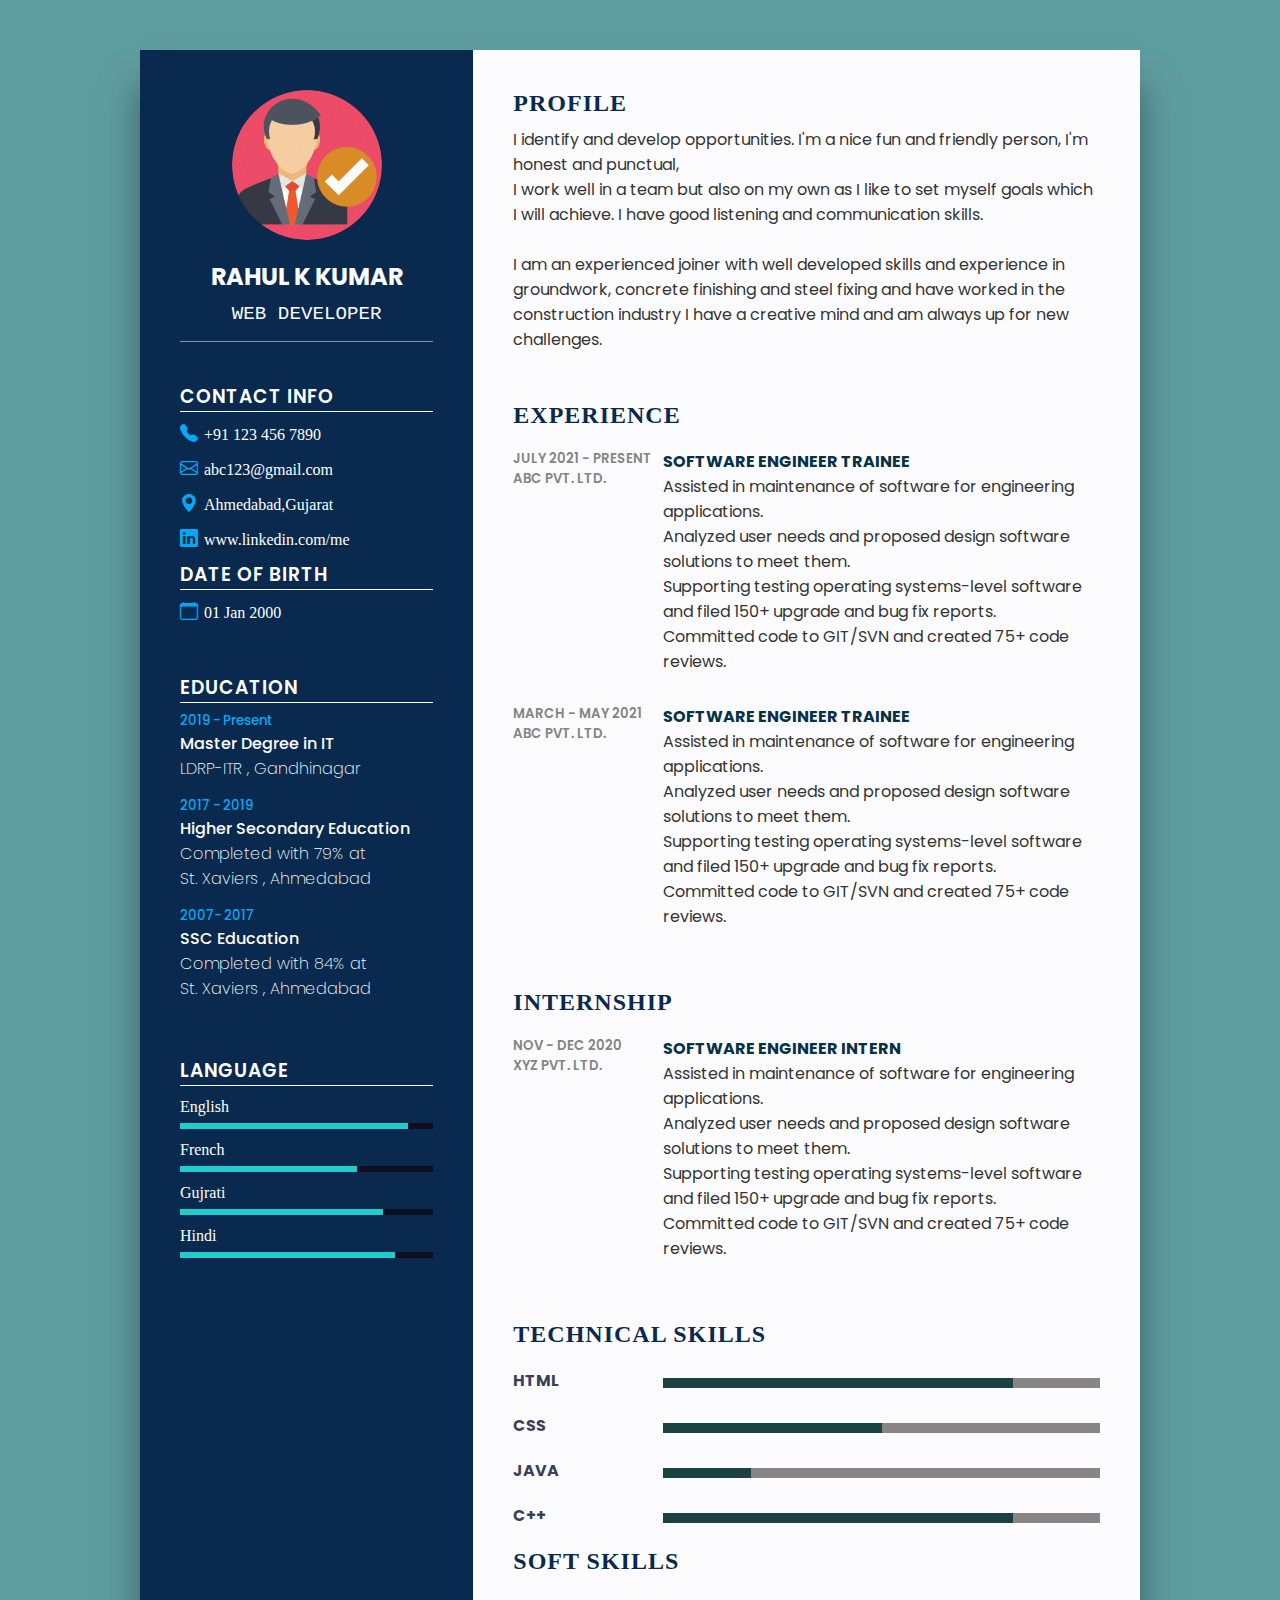
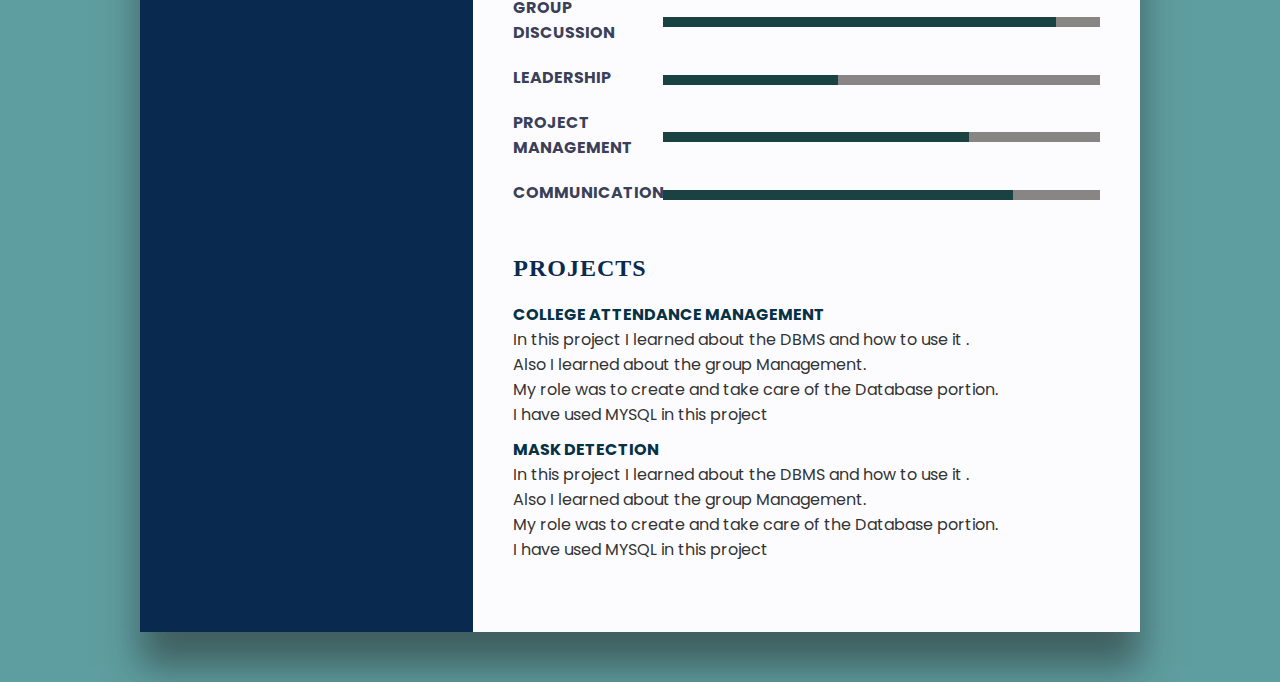
<file: templates/template1.html>
<!DOCTYPE HTML>
<html>
    <head>
        <meta name="viewport"content="width=width-device,initial scale=1.0">
        <link rel="stylesheet" href="https://cdn.jsdelivr.net/npm/bootstrap-icons@1.7.2/font/bootstrap-icons.css">
        <title>Resume Template 1</title>
        <link rel="stylesheet" type="text/css" href="../static/css/style1.css">
   </head>
   <body>
       <div class="container">
           <div class="left-side">
               <div class="profile">
                   <div class="imag">
                       <img src="../static/images/profile.png">
                   </div>
                   <h2>Rahul K Kumar<br><!--Name-->
                   <span>Web Developer</span></h2><!--Sprecialist-->
               </div>
                <div class="contact">
                <h3 class="title">Contact Info</h3>
                <ul>
                    <li>
                        <span class="icon"><i class="bi bi-telephone-fill"></i></span>
                        <span class="text">+91 123 456 7890</span>
                    </li>
                    
                    <li>
                        <span class="icon"><i class="bi bi-envelope"></i></span>
                        <a href="abc123@gmail.com"><span class="text">abc123@gmail.com</span></a>
                    </li>
                    
                    <li>
                        <span class="icon"><i class="bi bi-geo-alt-fill"></i></span>
                        <span class="text">Ahmedabad,Gujarat</span>
                    </li>
                    
                    <li><span class="icon"><i class="bi bi-linkedin"></i></span>
                        <a href="www.linkedin.com/me"><span class="text">www.linkedin.com/me</span></a>
                    </li>
                    <h3 class="title">Date Of Birth</h3>
                    <li>
                        <span class="icon"><i class="bi bi-calendar"></i></span>
                        <span class="text">01 Jan 2000</span>
                    </li>
                </ul>   
                </div>
                <!--Education-->
                <div class="contact edu">
                    <h3 class="title">Education</h3>
                    <ul>
                        <li>
                            <h5>2019 - Present</h5><!--Year of Study-->
                            <h4>Master Degree in IT</h4><!--Degree & Field-->
                            <h4>LDRP-ITR , Gandhinagar</h4><!--Univ Name-->
                        </li>
                        
                        <li>
                            <h5>2017 - 2019</h5><!--Year of Study-->
                            <h4>Higher Secondary Education</h4><!--12th-->
                            <h4>Completed with 79% at</h4>
                            <h4>St. Xaviers , Ahmedabad</h4><!--Univ Name-->
                        </li>
                        
                        <li>
                            <h5>2007- 2017</h5><!--Year of Study-->
                            <h4>SSC Education</h4><!--10th-->
                            <h4>Completed with 84% at</h4><!--Marks-->
                            <h4>St. Xaviers , Ahmedabad</h4><!--Univ Name-->
                        
                        </li>
                        
                    </ul>   
                    </div>
                    <div class="contact lang">
                        <h3 class="title">Language</h3>
                        <ul>
                            <li>
                                <span class="text">English</span>
                                <span class="percent">
                                    <div style="width: 90%;"></div>
                                </span>
                            </li>
                            
                            <li>
                                <span class="text">French</span>
                                <span class="percent">
                                    <div style="width: 70%;"></div>
                                </span>
                            </li>
                            
                            <li>
                                <span class="text">Gujrati</span>
                                <span class="percent">
                                    <div style="width: 80%;"></div>
                                </span>
                            </li>
                            
                            <li>
                                <span class="text">Hindi</span>
                                <span class="percent">
                                    <div style="width: 85%;"></div>
                                </span>
                            </li>
                        </ul>
                    </div>    
                </div>

           <div class="right-side">
            <div class="about">
                <!--Profile Description-->
                <h2 class="title2">Profile</h2>
                <p>
                    I identify and develop opportunities. I'm a nice fun and friendly person, I'm honest and punctual, 
                    <br>I work well in a team but also on my own as I like to set myself goals which I will achieve.
                    I have good listening and communication skills. <br><br>I am an experienced joiner with well developed skills 
                     and experience in groundwork, concrete finishing and 
                     steel fixing and have worked in the construction industry 
                    I have a creative mind and am always up for new challenges.</p>
            </div>
            <div class="about">
                
                <h2 class="title2">Experience</h2><!--Year,Company Name Role and Desc.-->
                <div class="box">
                    <div class="exp">
                        <h5>July 2021 - Present</h5>
                        <h5>ABC Pvt. Ltd.</h5>
                    </div>
                    <div class="text">
                        <h4>Software Engineer Trainee</h4>
                        <p>Assisted in maintenance of software for engineering applications.<br>
                            Analyzed user needs and proposed design software solutions to meet them.<br>
                            Supporting testing operating systems-level software and filed 150+ upgrade and bug fix reports.
                            <br>Committed code to GIT/SVN and created 75+ code reviews.
                        </p>
                    </div>
                </div>
                
                <div class="box">
                    <div class="exp">
                        <h5>March  - May 2021</h5>
                        <h5>ABC Pvt. Ltd.</h5>
                    </div>
                    <div class="text">
                        <h4>Software Engineer Trainee</h4>
                        <p>Assisted in maintenance of software for engineering applications.<br>
                            Analyzed user needs and proposed design software solutions to meet them.<br>
                            Supporting testing operating systems-level software and filed 150+ upgrade and bug fix reports.
                            <br>Committed code to GIT/SVN and created 75+ code reviews.
                        </p>
                    </div>
                </div>     
            </div>
            <div class="about">
            <h2 class="title2">Internship</h2><!--Intern.-->
                <div class="box">
                    <div class="exp">
                        <h5>Nov  - Dec 2020</h5>
                        <h5>Xyz Pvt. Ltd.</h5>
                    </div>
                    <div class="text">
                        <h4>Software Engineer Intern</h4>
                        <p>Assisted in maintenance of software for engineering applications.<br>
                            Analyzed user needs and proposed design software solutions to meet them.<br>
                            Supporting testing operating systems-level software and filed 150+ upgrade and bug fix reports.
                            <br>Committed code to GIT/SVN and created 75+ code reviews.
                        </p>
                    </div>
                </div>
            </div>
            
            <div class="about skills">
                <h2 class="title2">Technical Skills</h2><!--Skills.-->
                <div class="box">
                    <h4>HTML</h4>
                    <div class="percent"> 
                        <div style="width: 80%;"></div>
                    </div>
                </div>
                <div class="box">
                    <h4>CSS</h4>
                    <div class="percent"> <div style="width: 50%;"></div></div>
                </div>
                <div class="box">
                    <h4>Java</h4>
                    <div class="percent"> <div style="width: 20%;"></div></div>
                </div>
                <div class="box">
                    <h4>C++</h4>
                    <div class="percent"> <div style="width: 80%;"></div></div>
                </div>
            
                <h2 class="title2">Soft Skills</h2><!--Soft Skills.-->
                <div class="box">
                    <h4>Group Discussion</h4>
                    <div class="percent"> 
                        <div style="width: 90%;"></div>
                    </div>
                </div>
                <div class="box">
                    <h4>Leadership</h4>
                    <div class="percent"> <div style="width: 40%;"></div></div>
                </div>
                <div class="box">
                    <h4>Project Management</h4>
                    <div class="percent"> <div style="width: 70%;"></div></div>
                </div>
                <div class="box">
                    <h4>Communication</h4>
                    <div class="percent"> <div style="width: 80%;"></div></div>
                </div>
            </div>  
            <div class="about projects">
                <h2 class="title2">Projects</h2>
                <div class="box">
                    <div class="text">
                    <h4>College Attendance Management</h4>
                    <p>In this project I learned about the DBMS and how to use it .<br>
                        Also I learned about the group Management.<br>
                        My role was to create and take care of the Database portion.
                        <br>I have used MYSQL in this project
                    </p>
                    <h4>Mask Detection</h4>
                    <p>In this project I learned about the DBMS and how to use it .<br>
                        Also I learned about the group Management.<br>
                        My role was to create and take care of the Database portion.
                        <br>I have used MYSQL in this project
                    </p>
                    </div>
                   
                
            </div>
                
            </div>
        </div>
       </div>
   </body>     
</html>
</file>
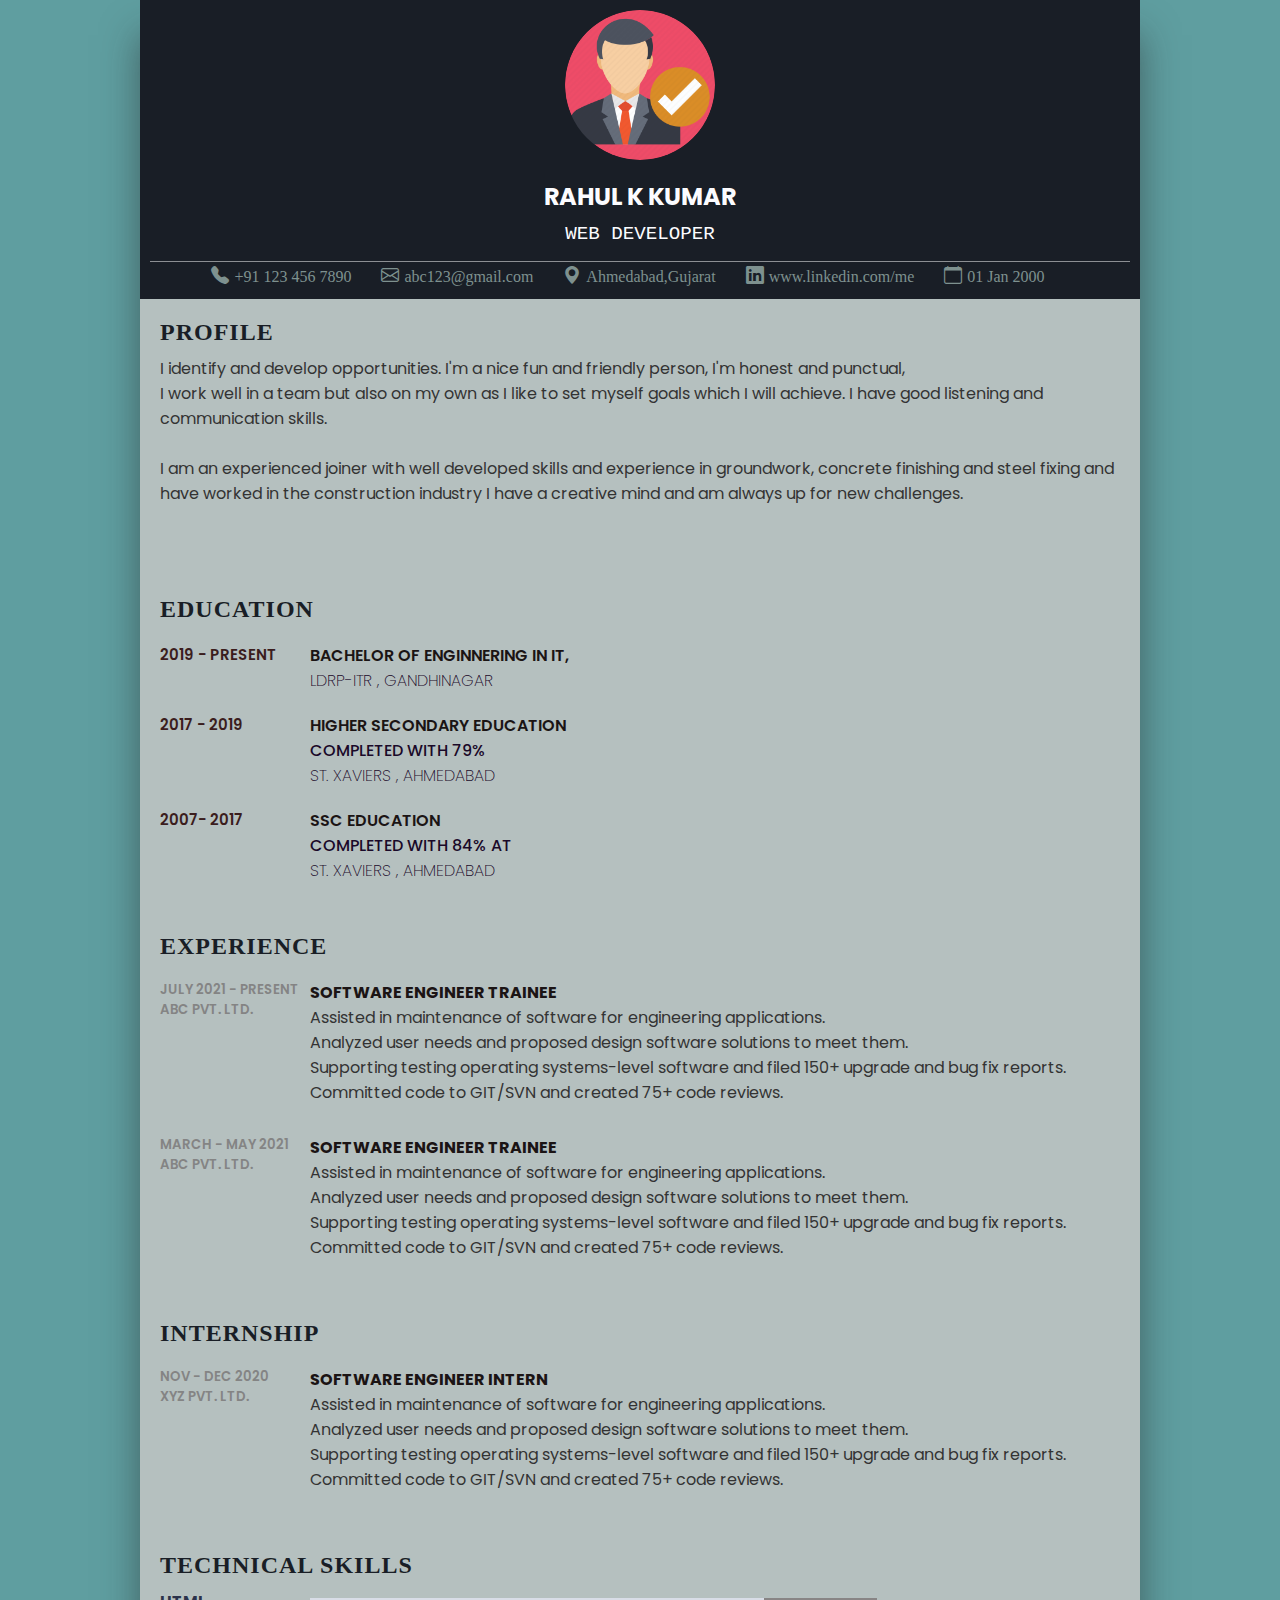
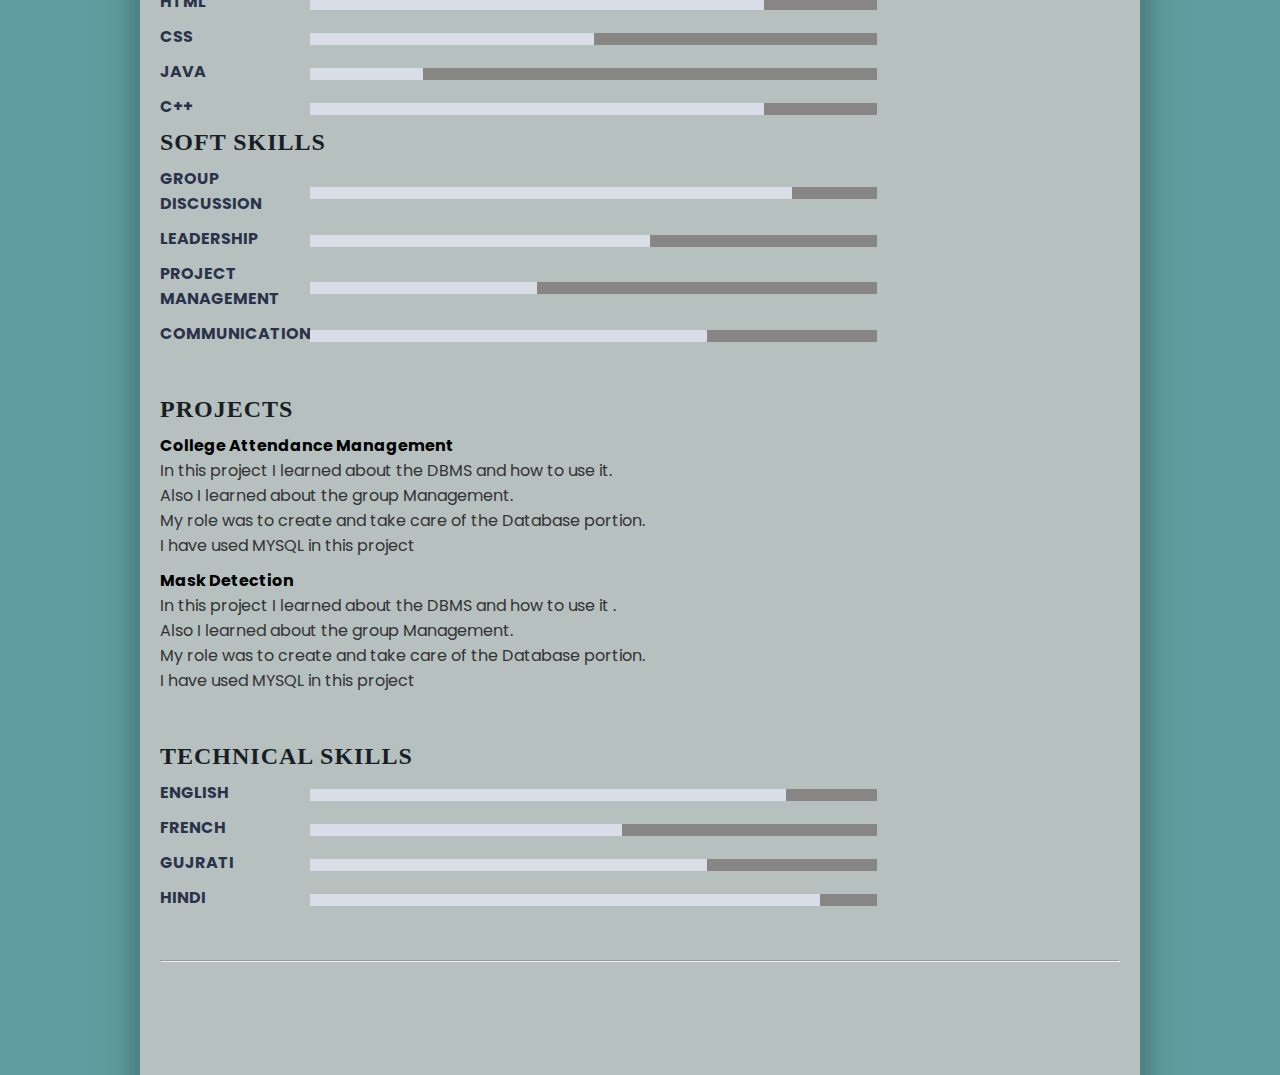
<file: templates/template2.html>
<!DOCTYPE HTML>
<html>
    <head>
        <meta name="viewport"content="width=width-device,initial scale=1.0">
        <link rel="stylesheet" href="https://cdn.jsdelivr.net/npm/bootstrap-icons@1.7.2/font/bootstrap-icons.css">
        <title>Resume Template 1</title>
        <link rel="stylesheet" type="text/css" href="../static/css/style1.css">
   </head>
   <body>
       <div class="container1">
           <div class="upper-side">
               <div class="profile">
                   <div class="imag">
                       <img src="../static/images/profile.png">
                   </div>
                   <h2>Rahul K Kumar<br><!--Name-->
                   <span>Web Developer</span></h2><!--Sprecialist-->

                </div>
               <ul>
                <li>
                    <span class="icon"><i class="bi bi-telephone-fill"></i></span>
                    <span class="text">+91 123 456 7890</span>
                </li>
                
                <li>
                    <span class="icon"><i class="bi bi-envelope"></i></span>
                    <a href="abc123@gmail.com"><span class="text">abc123@gmail.com</span></a>
                </li>
                
                <li>
                    <span class="icon"><i class="bi bi-geo-alt-fill"></i></span>
                    <span class="text">Ahmedabad,Gujarat</span>
                </li>
                
                <li><span class="icon"><i class="bi bi-linkedin"></i></span>
                    <a href="www.linkedin.com/me"><span class="text">www.linkedin.com/me</span></a>
                </li>
                <li>
                    <span class="icon"><i class="bi bi-calendar"></i></span>
                    <span class="text">01 Jan 2000</span>
                </li>
               </ul>
            </div>

            <div class="lower-side">      
                
                <div class="about">
                    <!--Profile Description-->
                    <h2 class="title3">Profile</h2>
                    <p>
                        I identify and develop opportunities. I'm a nice fun and friendly person, I'm honest and punctual, 
                        <br>I work well in a team but also on my own as I like to set myself goals which I will achieve.
                        I have good listening and communication skills. <br><br>I am an experienced joiner with well developed skills 
                         and experience in groundwork, concrete finishing and 
                         steel fixing and have worked in the construction industry 
                        I have a creative mind and am always up for new challenges.</p>
                </div>


                <div class="about contact edu">
                    <h2 class="title3">Education</h2><!--Year,Company Name Role and Desc.-->
                    <div class="box">
                        <div class="exp">
                            <h5>2019 - Present</h5>
                        </div>
                        <div class="text1">
                            <h4>Bachelor of Enginnering in IT,</h4><h4>
                            <h4>LDRP-ITR , Gandhinagar</h4>
                        </div>
                    </div>

                    <div class="box">
                        <div class="exp">
                            <h5>2017 - 2019</h5>
                        </div>
                        <div class="text1">
                            <h4>Higher Secondary Education</h4>
                            <h4>Completed with 79%</h4>
                            <h4>St. Xaviers , Ahmedabad</h4>
                        </div>
                    </div>
                    <div class="box">
                        <div class="exp">
                            <h5>2007- 2017</h5>
                        </div>
                        <div class="text1">
                            <h4>SSC Education</h4><!--10th-->
                            <h4>Completed with 84% at</h4><!--Marks-->
                            <h4>St. Xaviers , Ahmedabad</h4><!--Univ Name-->
                        </div>
                    </div>
                    
                </div>       

                

                <div class="about">
                    <h2 class="title3">Experience</h2><!--Year,Company Name Role and Desc.-->
                    <div class="box">
                        <div class="exp">
                            <h5>July 2021 - Present</h5>
                            <h5>ABC Pvt. Ltd.</h5>
                        </div>
                        <div class="text1">
                            <h4>Software Engineer Trainee</h4>
                            <p>Assisted in maintenance of software for engineering applications.<br>
                                Analyzed user needs and proposed design software solutions to meet them.<br>
                                Supporting testing operating systems-level software and filed 150+ upgrade and bug fix reports.
                                <br>Committed code to GIT/SVN and created 75+ code reviews.
                            </p>
                        </div>
                    </div>
                    
                    <div class="box">
                        <div class="exp">
                            <h5>March  - May 2021</h5>
                            <h5>ABC Pvt. Ltd.</h5>
                        </div>
                        <div class="text1">
                            <h4>Software Engineer Trainee</h4>
                            <p>Assisted in maintenance of software for engineering applications.<br>
                                Analyzed user needs and proposed design software solutions to meet them.<br>
                                Supporting testing operating systems-level software and filed 150+ upgrade and bug fix reports.
                                <br>Committed code to GIT/SVN and created 75+ code reviews.
                            </p>
                        </div>
                    </div>     
                </div>

                <div class="about">
                 <h2 class="title3">Internship</h2><!--Intern.-->
                    <div class="box">
                        <div class="exp">
                            <h5>Nov  - Dec 2020</h5>
                            <h5>Xyz Pvt. Ltd.</h5>
                        </div>
                        <div class="text1">
                            <h4>Software Engineer Intern</h4>
                            <p>Assisted in maintenance of software for engineering applications.<br>
                                Analyzed user needs and proposed design software solutions to meet them.<br>
                                Supporting testing operating systems-level software and filed 150+ upgrade and bug fix reports.
                                <br>Committed code to GIT/SVN and created 75+ code reviews.
                            </p>
                        </div>
                    </div>
                </div>

                <div class="about skills">
                    <h2 class="title3">Technical Skills</h2><!--Skills.-->
                    <div class="box2">
                        <h4>HTML</h4>
                        <div class="percent"> 
                            <div style="width: 80%;"></div>
                        </div>
                    </div>
                    <div class="box2">
                        <h4>CSS</h4>
                        <div class="percent"> <div style="width: 50%;"></div></div>
                    </div>
                    <div class="box2">
                        <h4>Java</h4>
                        <div class="percent"> <div style="width: 20%;"></div></div>
                    </div>
                    <div class="box2">
                        <h4>C++</h4>
                        <div class="percent"> <div style="width: 80%;"></div></div>
                    </div>

                    <h2 class="title3">Soft Skills</h2><!--Skills.-->
                    <div class="box2">
                        <h4>Group Discussion</h4>
                        <div class="percent"> 
                            <div style="width: 85%;"></div>
                        </div>
                    </div>
                    <div class="box2">
                        <h4>Leadership</h4>
                        <div class="percent"> <div style="width: 60%;"></div></div>
                    </div>
                    <div class="box2">
                        <h4>Project Management</h4>
                        <div class="percent"> <div style="width: 40%;"></div></div>
                    </div>
                    <div class="box2">
                        <h4>Communication</h4>
                        <div class="percent"> <div style="width: 70%;"></div></div>
                    </div>
                </div>
          

            <div class="about project">
                <h2 class="title3">Projects</h2>
                <div class="box1">
                    <div class="text1">
                    <h4>College Attendance Management</h4>
                    <p>In this project I learned about the DBMS and how to use it.<br>
                        Also I learned about the group Management.<br>
                        My role was to create and take care of the Database portion.
                        <br>I have used MYSQL in this project
                    </p>
                    <h4>Mask Detection</h4>
                    <p>In this project I learned about the DBMS and how to use it .<br>
                        Also I learned about the group Management.<br>
                        My role was to create and take care of the Database portion.
                        <br>I have used MYSQL in this project
                    </p>
                    </div>
                 </div>
            </div>
            <div class="about skills">
                <h2 class="title3">Technical Skills</h2><!--Skills.-->
                <div class="box2">
                    <h4>English</h4>
                    <div class="percent"> 
                        <div style="width: 84%;"></div>
                    </div>
                </div>
                <div class="box2">
                    <h4>French</h4>
                    <div class="percent"> <div style="width: 55%;"></div></div>
                </div>
                <div class="box2">
                    <h4>Gujrati</h4>
                    <div class="percent"> <div style="width: 70%;"></div></div>
                </div>
                <div class="box2">
                    <h4>Hindi</h4>
                    <div class="percent"> <div style="width: 90%;"></div></div>
                </div>
            </div>
      <hr>
            
            </div>
        </div>
   </body>     
</html>
</file>
<file: static/css/style1.css>
@import url('https://fonts.googleapis.com/css2?family=Poppins:ital,wght@0,100;0,200;0,300;0,400;1,100;1,200;1,300&display=swap');
*{
    margin:0;
    padding: 0;
    box-sizing:border-box;
    font-family: 'Poppins',sans-serif;
}
body{
    background: cadetblue;
    display:flex;
    justify-content: center;
    min-height: 100vh;
    align-items:center;
    
}
.container{
position: relative;
width: 100%;
max-width: 1000px;
min-height: 1000px;
margin:50px;
background: #fff;
display: grid;
grid-template-columns: 1fr 2fr;
box-shadow:0 35px 35px rgba(34, 33, 33, 0.5);
}
/*Left Side*/
.container .left-side
{
    position: relative;
    background: #092a4e;
    padding: 40px;
}
.profile{

    position: relative;
    display: flex;
    flex-direction: column;
    align-items: center;
    padding-bottom: 10px;
    border-bottom: 1px solid rgba(255, 255, 255,0.5);
}
.profile .imag{
position: relative;
width: 150px;
height:150px;
border-radius: 50%;
overflow: hidden;
}
.profile .imag img{
    position: absolute;
    left:0;
    top:0;
    width:100%;
    height:100%;
    object-fit: cover;
}
.profile h2{
    color: rgb(252, 252, 255);
    text-transform: uppercase;
    text-align: center;
    font-size: 1.5em;
    margin-top: 20px;
    font-weight: 600x;
    line-height: 1.4em;
}

.profile h2 span{
    font-size: 0.8em;
    font-weight: 200;
    font-family:monospace,monospace;
}
.contact{
padding-top: 40px;
}
.title
{
    color:#fff;
    text-transform: uppercase;
    font-weight: 600;
    letter-spacing: 1px;
    border-bottom: 1px solid rgba(255, 255, 255);
}
.contact ul{
    position: relative;
}
.contact ul li{
    position: relative;
    list-style: none;
    margin:8px 0; 
    cursor:pointter;
}
.contact ul li .icon{
display: inline-block;
width: 20px;
color:#03a9f4;
font-size: 18px;
}
.contact ul li span{
    font-family:'Times New Roman', Times, serif;
    font-display:swap;
    font-weight:300;
    font-style:normal;
    color: #fff;
    
}
.contact.edu li{
    margin-bottom: 15px;
}
.contact.edu h5{
    color:#03a9f4;
    font-weight: 500;
}
.contact.edu h4:nth-child(2){

    color:#fff;
    font-weight: 500;
}
.contact.edu h4{

    color:#fff;
    font-weight: 250;
}
.contact.lang .percent{
width:100%;
height: 6px;
position: relative;
background-color: rgb(11, 15, 31);
display: block;
margin-top: 4px;
}
.contact.lang .percent div{
    position: absolute;
    top: 0;
    left:0;
    height: 100%;
    background : rgb(35, 204, 204);
}

/*Right Side*/
.container .right-side
{
    position: relative;
    background: rgb(252, 252, 255);
    padding: 40px;
}
.about
{
    margin-bottom: 50px;
}
.about:last-child{
    margin-bottom: 0;
}
.title2{
    color:#092a4e;
    text-transform: uppercase;
    letter-spacing: 1px;
    margin-bottom: 10px;
    font-family:'Times New Roman', Times;
}
p{
    color:#333;
    margin-bottom: 10px;
}
.about .box{
    display: flex;
    flex-direction: row;
    margin:20px 0;
}
.about .box .exp{
    min-width: 150px;
}
.about .box .exp h5{
    text-transform: uppercase;
    color: #848484;
    font-weight: 600;
}
.about .box .text{
    font-family: monospace;
}
.about .box .text h4{
text-transform: uppercase;
color:#063246;
font-size: 16px;
}
.skills .box{
    position: relative;
    width:100%;
    display: grid;
    grid-template-columns: 150px 1fr;
    justify-content: center;
    align-items: center;
}
.skills .box h4{
    text-transform: uppercase;
    color:#050b2bcb;
    font-size:16px ;
}
.skills .box .percent{
    position: relative;
    width: 100%;
    height: 10px;
    background-color: rgb(136, 133, 133);
    display: block;
    margin-top: 4px;
}
.skills .box .percent div
  {
    position: absolute;
    top: 0;
    left:0;
    height: 100%;
    background : rgb(27, 66, 66);
  }  
  
  @media(max-width:1000px) {
      .container
      {margin:10px ;
        grid-template-columns: repeat(1,2fr);
    }
    .container1
      {margin:10px ;
        grid-template-columns: repeat(1,2fr);
    }
    .container3
      {margin:0px ;
        grid-template-columns: repeat(1,2fr);
    }
    .upper-side ul{
    display: block;
    list-style-type: disc;
    margin-block-start: 1em;
    margin-block-end: 1em;
    
    margin-inline-start: 0px;
    margin-inline-end: 0px;
    padding-inline-start: 40px;
    }
   
      
  }
  @media(max-width:600px){

    
    .about .box{
        flex-direction: column;
    }
    .about .box .exp{
        min-width: 150px;
        margin-bottom: 5px;
    }
  } 
  /*tEMPLATE 2*/
  body .bd{
    background:#f2f5fa;
    display:flex;
    justify-content: center;
    min-height: 100vh;
    align-items:center;
}
  .container1{
    position: relative;
    width: 100%;
    max-width: 1000px;
    height: 10%;
    background: #bac2cf;
    display: grid;
    grid-template-rows: 1fr 8fr;
    box-shadow:0 35px 35px rgba(34, 33, 33, 0.5);
    }
.container1 .upper-side
{
    position: relative;
    background: #191e26;
    padding: 10px;
}   
.upper-side ul{
    position: relative;
    text-align: center;
}
.upper-side ul li{
    position: relative;
    display: inline;
    margin-right:25px;
    align-items: center;
    list-style: none; 
    cursor:pointer;
}
.upper-side ul li .icon{
display: inline-block;
width: 20px;
color:#7e918f;
font-size: 18px;
}
.upper-side ul li span{
    font-family:'Times New Roman', Times, serif;
    text-align: center;
    font-display:swap;
    font-weight:300;
    font-style:normal;
    color: #7e918f;
}
a:link{
    color: #191e26;
}
a:hover{
    color: #7e918f;
}
.container1 .lower-side
{
    position: relative;
    background:#b5c0bf;
    padding: 20px;   
    }
.title3{
    color:#191e26;
    text-transform: uppercase;
    letter-spacing: 1px;
    margin-bottom: 10px;
    
    font-family:'Times New Roman', Times;
}
.about .box .text1 h4
    {
        text-transform: uppercase;
        color:#1b1414;
        font-size: 16px;
    }
.about.contact.edu .box .text1 h4
    {
            text-transform: uppercase;
            color:#1a0929;
            font-size: 16px;
            font-weight: 7  00; 
   }
     .about.contact.edu .text1 h4:nth-child(1){

                color:#1b1414;
                font-weight: 600;
            }
    .about.contact.edu .box .exp h5{
                text-transform: uppercase;
                color: #3b1d1d;
                font-weight: 600;
                font-size: 15px;
            }

            .skills .box2{
                position: relative;
                width:100%;
                display: grid;
                grid-template-columns: 150px 1fr;
                justify-content: center;
                align-items: center;
                margin-bottom: 10px;
                
            }
.skills .box2 h4{
                text-transform: uppercase;
                color:#050b2bcb;
                font-size:16px ;    
            }
 .skills .box2 .percent{
                position: relative;
                width: 70%;
                height: 12px;
                background-color: rgb(136, 133, 133);
                display: block;
                margin-top: 4px;
            }
 .skills .box2 .percent div
              {
                position: absolute;
                top: 0;
                left:0;
                height: 100%;
                background :#d8dde7;
              }

              .container3{
                 width: 100%;
                position: relative;
                width: 100%;
                max-width: 1000px;
                min-height: 1000px;
                display: grid;
                grid-template-columns: 1fr 2fr;
                
                }
                /*Left Side*/
                .container3 .left-side
                {
                    position: relative;
                    background: #232a35;
                    padding: 40px;
                }
                .container3 .right-side
                    {
                        position: relative;
                        background: rgb(252, 252, 255);
                        padding: 40px;
                    }
                   .container1 .lower-side1
                        {
                        position: relative;
                        background:#b5c0bf;
                          
                        }
</file>
